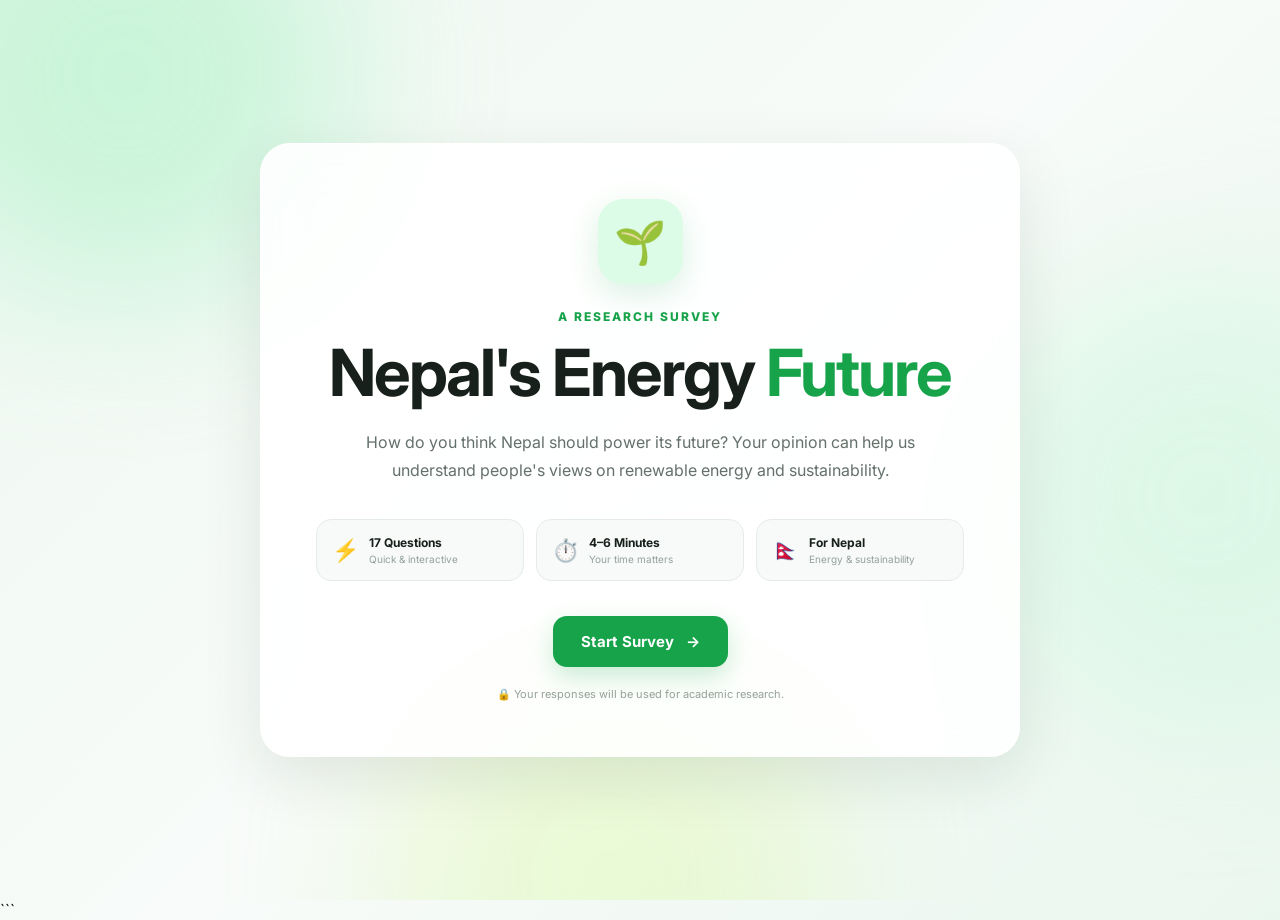
<file: index.html>
<!DOCTYPE html>
<html lang="en">
<head>
    <meta charset="UTF-8">

    <!-- Makes the website responsive on mobile -->
    <meta name="viewport" content="width=device-width, initial-scale=1.0">

    <title>Nepal's Energy Future | Survey</title>

    <!-- Google Font -->
    <link rel="preconnect" href="https://fonts.googleapis.com">
    <link rel="preconnect" href="https://fonts.gstatic.com" crossorigin>
    <link
        href="https://fonts.googleapis.com/css2?family=Inter:wght@400;500;600;700;800&display=swap"
        rel="stylesheet"
    >

    <!-- Our CSS -->
    <link rel="stylesheet" href="style.css">
</head>

<body>

    <!-- =========================
         BACKGROUND DECORATION
    ========================== -->

    <div class="background">
        <div class="blob blob-one"></div>
        <div class="blob blob-two"></div>
        <div class="blob blob-three"></div>
    </div>


    <!-- =========================
         MAIN APPLICATION
    ========================== -->

    <main class="survey-container">

        <!-- =========================
             WELCOME SCREEN
        ========================== -->

        <section id="welcome-screen" class="screen active">

            <div class="welcome-icon">
                🌱
            </div>

            <p class="small-label">
                A RESEARCH SURVEY
            </p>

            <h1>
                Nepal's Energy
                <span>Future</span>
            </h1>

            <p class="welcome-description">
                How do you think Nepal should power its future?
                Your opinion can help us understand people's views
                on renewable energy and sustainability.
            </p>

            <div class="survey-info">

                <div class="info-item">
                    <span>⚡</span>
                    <div>
                        <strong>17 Questions</strong>
                        <small>Quick & interactive</small>
                    </div>
                </div>

                <div class="info-item">
                    <span>⏱️</span>
                    <div>
                        <strong>4–6 Minutes</strong>
                        <small>Your time matters</small>
                    </div>
                </div>

                <div class="info-item">
                    <span>🇳🇵</span>
                    <div>
                        <strong>For Nepal</strong>
                        <small>Energy & sustainability</small>
                    </div>
                </div>

            </div>

            <button id="start-btn" class="primary-btn">
                Start Survey
                <span>→</span>
            </button>

            <p class="privacy-note">
                🔒 Your responses will be used for academic research.
            </p>

        </section>


        <!-- =========================
             QUESTION SCREEN
        ========================== -->

        <section id="question-screen" class="screen">

            <!-- Progress -->
            <div class="progress-section">

                <div class="progress-top">
                    <span id="section-name">
                        About You
                    </span>

                    <span id="question-counter">
                        1 / 32
                    </span>
                </div>

                <div class="progress-bar">
                    <div id="progress-fill"></div>
                </div>

            </div>


            <!-- Question -->
            <div class="question-card">

                <p id="question-number">
                    QUESTION 01
                </p>

                <h2 id="question-text">
                    What is your age group?
                </h2>

                <!-- Options will be inserted here by JavaScript -->
                <div id="options-container"></div>

            </div>


            <!-- Navigation -->

            <div class="navigation">

                <button id="back-btn" class="secondary-btn">
                    ← Back
                </button>

                <button id="next-btn" class="primary-btn">
                    Next
                    <span>→</span>
                </button>

            </div>

        </section>


        <!-- =========================
             THANK YOU SCREEN
        ========================== -->

        <section id="thank-you-screen" class="screen">

            <div class="success-icon">
                ✓
            </div>

            <p class="small-label">
                SURVEY COMPLETED
            </p>

            <h1>
                Thank <span>You!</span>
            </h1>

            <p class="welcome-description">
                Your response has been recorded successfully.
                Thank you for contributing to our research on
                Nepal's renewable energy future.
            </p>

            <div class="thank-you-message">
                🌱 Every response helps us understand
                Nepal's energy future better.
            </div>

            <button id="restart-btn" class="secondary-btn">
                Take Survey Again
            </button>

        </section>

    </main>


    <!-- =========================
         JAVASCRIPT
    ========================== -->

    <script src="script.js"></script>

</body>
</html>
```
</file>
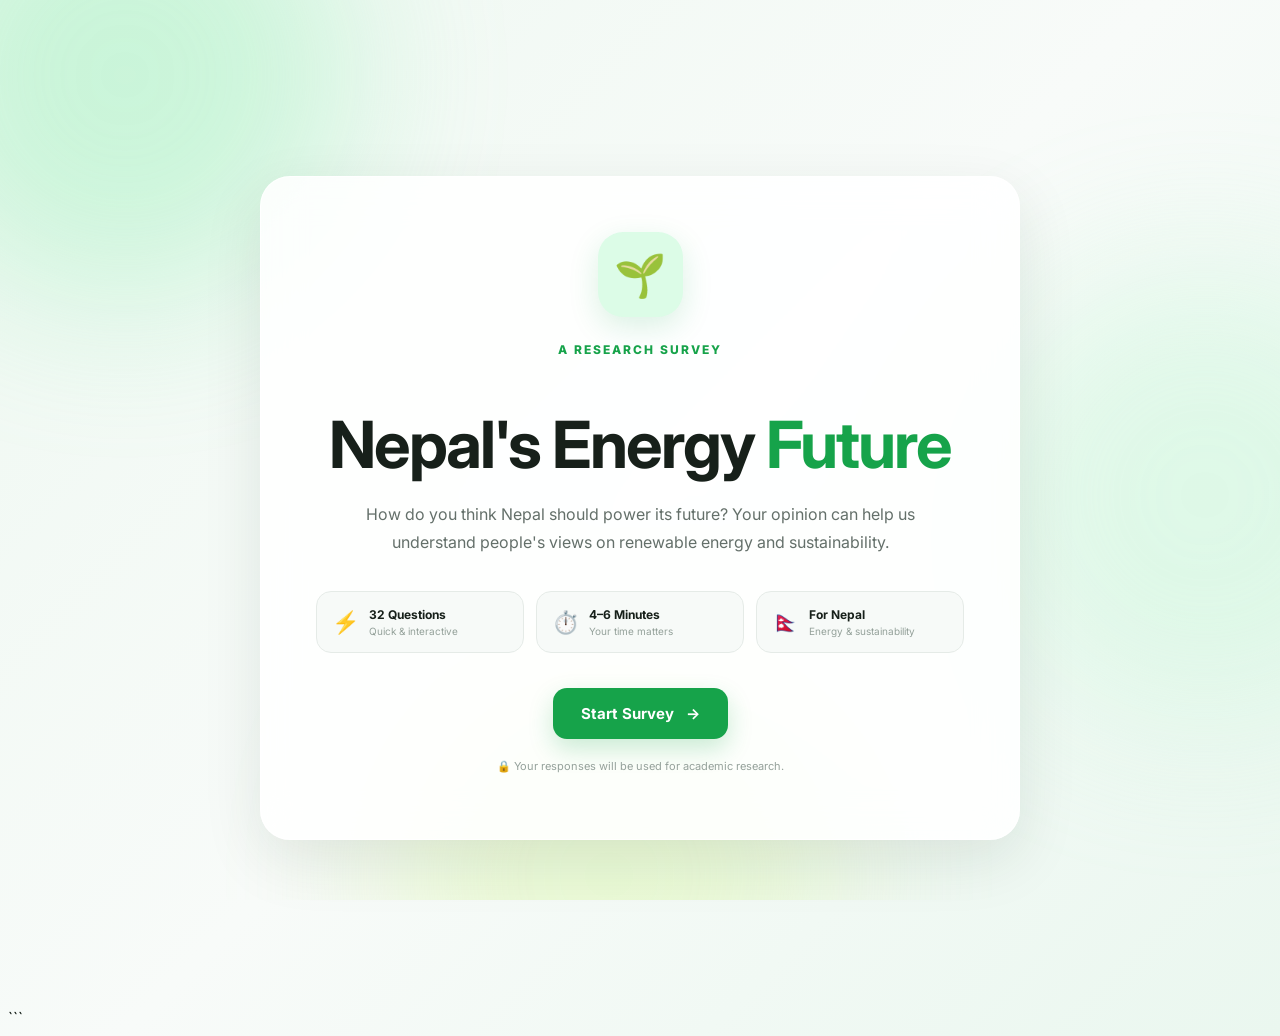
<file: frontend/index.html>
<!DOCTYPE html>
<html lang="en">
<head>
    <meta charset="UTF-8">

    <!-- Makes the website responsive on mobile -->
    <meta name="viewport" content="width=device-width, initial-scale=1.0">

    <title>Nepal's Energy Future | Survey</title>

    <!-- Google Font -->
    <link rel="preconnect" href="https://fonts.googleapis.com">
    <link rel="preconnect" href="https://fonts.gstatic.com" crossorigin>
    <link
        href="https://fonts.googleapis.com/css2?family=Inter:wght@400;500;600;700;800&display=swap"
        rel="stylesheet"
    >

    <!-- Our CSS -->
    <link rel="stylesheet" href="style.css">
</head>

<body>

    <!-- =========================
         BACKGROUND DECORATION
    ========================== -->

    <div class="background">
        <div class="blob blob-one"></div>
        <div class="blob blob-two"></div>
        <div class="blob blob-three"></div>
    </div>


    <!-- =========================
         MAIN APPLICATION
    ========================== -->

    <main class="survey-container">

        <!-- =========================
             WELCOME SCREEN
        ========================== -->

        <section id="welcome-screen" class="screen active">

            <div class="welcome-icon">
                🌱
            </div>

            <p class="small-label">
                A RESEARCH SURVEY
            </p>

            <h1>
                Nepal's Energy
                <span>Future</span>
            </h1>

            <p class="welcome-description">
                How do you think Nepal should power its future?
                Your opinion can help us understand people's views
                on renewable energy and sustainability.
            </p>

            <div class="survey-info">

                <div class="info-item">
                    <span>⚡</span>
                    <div>
                        <strong>32 Questions</strong>
                        <small>Quick & interactive</small>
                    </div>
                </div>

                <div class="info-item">
                    <span>⏱️</span>
                    <div>
                        <strong>4–6 Minutes</strong>
                        <small>Your time matters</small>
                    </div>
                </div>

                <div class="info-item">
                    <span>🇳🇵</span>
                    <div>
                        <strong>For Nepal</strong>
                        <small>Energy & sustainability</small>
                    </div>
                </div>

            </div>

            <button id="start-btn" class="primary-btn">
                Start Survey
                <span>→</span>
            </button>

            <p class="privacy-note">
                🔒 Your responses will be used for academic research.
            </p>

        </section>


        <!-- =========================
             QUESTION SCREEN
        ========================== -->

        <section id="question-screen" class="screen">

            <!-- Progress -->
            <div class="progress-section">

                <div class="progress-top">
                    <span id="section-name">
                        About You
                    </span>

                    <span id="question-counter">
                        1 / 32
                    </span>
                </div>

                <div class="progress-bar">
                    <div id="progress-fill"></div>
                </div>

            </div>


            <!-- Question -->
            <div class="question-card">

                <p id="question-number">
                    QUESTION 01
                </p>

                <h2 id="question-text">
                    What is your age group?
                </h2>

                <!-- Options will be inserted here by JavaScript -->
                <div id="options-container"></div>

            </div>


            <!-- Navigation -->

            <div class="navigation">

                <button id="back-btn" class="secondary-btn">
                    ← Back
                </button>

                <button id="next-btn" class="primary-btn">
                    Next
                    <span>→</span>
                </button>

            </div>

        </section>


        <!-- =========================
             THANK YOU SCREEN
        ========================== -->

        <section id="thank-you-screen" class="screen">

            <div class="success-icon">
                ✓
            </div>

            <p class="small-label">
                SURVEY COMPLETED
            </p>

            <h1>
                Thank <span>You!</span>
            </h1>

            <p class="welcome-description">
                Your response has been recorded successfully.
                Thank you for contributing to our research on
                Nepal's renewable energy future.
            </p>

            <div class="thank-you-message">
                🌱 Every response helps us understand
                Nepal's energy future better.
            </div>

            <button id="restart-btn" class="secondary-btn">
                Take Survey Again
            </button>

        </section>

    </main>


    <!-- =========================
         JAVASCRIPT
    ========================== -->

    <script src="script.js"></script>

</body>
</html>
```
</file>
<file: style.css>
/* =========================================
   GLOBAL RESET
========================================= */

* {
    margin: 0;
    padding: 0;
    box-sizing: border-box;
}

:root {
    --primary: #16a34a;
    --primary-dark: #15803d;
    --primary-light: #dcfce7;

    --text-dark: #17201a;
    --text-medium: #64706a;
    --text-light: #94a19a;

    --white: #ffffff;
    --background: #f4f8f5;

    --border: #e5ebe7;

    --shadow:
        0 20px 60px rgba(20, 50, 30, 0.10);
}

html {
    scroll-behavior: smooth;
}

body {
    min-height: 100vh;

    font-family: "Inter", sans-serif;

    color: var(--text-dark);

    background:
        linear-gradient(
            135deg,
            #eef8f1 0%,
            #f8fbf9 50%,
            #eaf7ef 100%
        );

    overflow-x: hidden;
}


/* =========================================
   BACKGROUND
========================================= */

.background {
    position: fixed;

    inset: 0;

    overflow: hidden;

    pointer-events: none;

    z-index: -1;
}

.blob {
    position: absolute;

    width: 450px;
    height: 450px;

    border-radius: 50%;

    filter: blur(80px);

    opacity: 0.35;

    animation: floating 10s ease-in-out infinite;
}

.blob-one {
    background: #86efac;

    top: -150px;
    left: -100px;
}

.blob-two {
    background: #bbf7d0;

    right: -150px;
    top: 30%;

    animation-delay: 2s;
}

.blob-three {
    background: #d9f99d;

    bottom: -200px;
    left: 30%;

    animation-delay: 4s;
}

@keyframes floating {

    0%,
    100% {
        transform: translate(0, 0);
    }

    50% {
        transform: translate(30px, -30px);
    }
}


/* =========================================
   MAIN CONTAINER
========================================= */

.survey-container {

    width: min(760px, 92%);

    min-height: 100vh;

    margin: auto;

    display: flex;

    align-items: center;

    justify-content: center;

    padding: 50px 0;
}


/* =========================================
   SCREEN
========================================= */

.screen {

    width: 100%;

    background: rgba(255, 255, 255, 0.88);

    backdrop-filter: blur(20px);

    -webkit-backdrop-filter: blur(20px);

    border: 1px solid rgba(255, 255, 255, 0.8);

    border-radius: 30px;

    padding: 55px;

    box-shadow: var(--shadow);

    display: none;

    animation: screenEnter 0.5s ease;
}

.screen.active {
    display: block;
}

@keyframes screenEnter {

    from {
        opacity: 0;
        transform: translateY(20px) scale(0.98);
    }

    to {
        opacity: 1;
        transform: translateY(0) scale(1);
    }
}


/* =========================================
   WELCOME SCREEN
========================================= */

#welcome-screen {
    text-align: center;
}

.welcome-icon {

    width: 85px;
    height: 85px;

    margin: 0 auto 25px;

    display: flex;

    align-items: center;
    justify-content: center;

    border-radius: 25px;

    background: var(--primary-light);

    font-size: 42px;

    box-shadow:
        0 10px 30px rgba(22, 163, 74, 0.15);

    animation: iconFloat 3s ease-in-out infinite;
}

@keyframes iconFloat {

    0%,
    100% {
        transform: translateY(0);
    }

    50% {
        transform: translateY(-8px);
    }
}

.small-label {

    color: var(--primary);

    font-size: 12px;

    font-weight: 800;

    letter-spacing: 2px;

    margin-bottom: 15px;
}

h1 {

    font-size: clamp(42px, 7vw, 65px);

    line-height: 1.05;

    letter-spacing: -2px;

    margin-bottom: 22px;
}

h1 span {

    color: var(--primary);
}

.welcome-description {

    max-width: 560px;

    margin: auto;

    color: var(--text-medium);

    font-size: 16px;

    line-height: 1.7;
}


/* =========================================
   SURVEY INFO
========================================= */

.survey-info {

    display: grid;

    grid-template-columns:
        repeat(3, 1fr);

    gap: 12px;

    margin: 35px 0;
}

.info-item {

    display: flex;

    align-items: center;

    gap: 10px;

    padding: 15px;

    text-align: left;

    border-radius: 15px;

    background: #f7faf8;

    border: 1px solid var(--border);
}

.info-item > span {

    font-size: 22px;
}

.info-item strong {

    display: block;

    font-size: 12px;
}

.info-item small {

    display: block;

    color: var(--text-light);

    font-size: 10px;

    margin-top: 3px;
}


/* =========================================
   BUTTONS
========================================= */

button {

    font-family: inherit;

    cursor: pointer;

    border: none;
}

.primary-btn {

    display: inline-flex;

    align-items: center;

    justify-content: center;

    gap: 12px;

    padding: 16px 28px;

    min-width: 150px;

    color: white;

    background: var(--primary);

    border-radius: 14px;

    font-size: 15px;

    font-weight: 700;

    box-shadow:
        0 10px 25px rgba(22, 163, 74, 0.22);

    transition:
        transform 0.2s ease,
        background 0.2s ease,
        box-shadow 0.2s ease;
}

.primary-btn:hover {

    background: var(--primary-dark);

    transform: translateY(-2px);

    box-shadow:
        0 15px 30px rgba(22, 163, 74, 0.28);
}

.primary-btn:active {

    transform: translateY(0) scale(0.98);
}

.secondary-btn {

    padding: 15px 22px;

    background: #f4f7f5;

    color: var(--text-dark);

    border: 1px solid var(--border);

    border-radius: 14px;

    font-weight: 600;

    transition: 0.2s ease;
}

.secondary-btn:hover {

    background: #eaf0ec;

    transform: translateY(-2px);
}

.privacy-note {

    margin-top: 20px;

    color: var(--text-light);

    font-size: 11px;
}


/* =========================================
   PROGRESS SECTION
========================================= */

.progress-section {

    margin-bottom: 40px;
}

.progress-top {

    display: flex;

    justify-content: space-between;

    align-items: center;

    margin-bottom: 10px;
}

#section-name {

    color: var(--primary);

    font-size: 12px;

    font-weight: 800;

    text-transform: uppercase;

    letter-spacing: 1px;
}

#question-counter {

    color: var(--text-light);

    font-size: 12px;

    font-weight: 600;
}

.progress-bar {

    width: 100%;

    height: 7px;

    overflow: hidden;

    border-radius: 20px;

    background: #e8eee9;
}

#progress-fill {

    width: 3.1%;

    height: 100%;

    border-radius: inherit;

    background:
        linear-gradient(
            90deg,
            #16a34a,
            #4ade80
        );

    transition: width 0.5s ease;
}


/* =========================================
   QUESTION CARD
========================================= */

.question-card {

    min-height: 380px;

    display: flex;

    flex-direction: column;

    justify-content: center;
}

#question-number {

    margin-bottom: 15px;

    color: var(--text-light);

    font-size: 11px;

    font-weight: 800;

    letter-spacing: 2px;
}

#question-text {

    max-width: 650px;

    margin-bottom: 30px;

    font-size: clamp(25px, 4vw, 36px);

    line-height: 1.25;

    letter-spacing: -1px;
}


/* =========================================
   ANSWER OPTIONS
========================================= */

#options-container {

    display: flex;

    flex-direction: column;

    gap: 12px;
}

.option {

    position: relative;

    width: 100%;

    padding: 17px 20px;

    display: flex;

    align-items: center;

    gap: 14px;

    text-align: left;

    background: white;

    border: 1.5px solid var(--border);

    border-radius: 15px;

    color: var(--text-dark);

    font-size: 14px;

    transition:
        border 0.2s ease,
        background 0.2s ease,
        transform 0.2s ease,
        box-shadow 0.2s ease;
}

.option:hover {

    border-color: #86efac;

    background: #fafffb;

    transform: translateX(4px);
}

.option.selected {

    border-color: var(--primary);

    background: #f0fdf4;

    box-shadow:
        0 5px 20px rgba(22, 163, 74, 0.10);
}

.option-circle {

    width: 21px;
    height: 21px;

    flex-shrink: 0;

    border: 2px solid #cbd5cf;

    border-radius: 50%;

    display: flex;

    align-items: center;
    justify-content: center;

    transition: 0.2s ease;
}

.option.selected .option-circle {

    border-color: var(--primary);

    background: var(--primary);
}

.option.selected .option-circle::after {

    content: "";

    width: 7px;
    height: 7px;

    border-radius: 50%;

    background: white;
}


/* =========================================
   NAVIGATION
========================================= */

.navigation {

    display: flex;

    justify-content: space-between;

    align-items: center;

    margin-top: 30px;

    padding-top: 25px;

    border-top: 1px solid var(--border);
}


/* =========================================
   THANK YOU SCREEN
========================================= */

#thank-you-screen {

    text-align: center;
}

.success-icon {

    width: 90px;
    height: 90px;

    margin: 0 auto 25px;

    display: flex;

    align-items: center;
    justify-content: center;

    border-radius: 50%;

    color: white;

    background: var(--primary);

    font-size: 42px;

    box-shadow:
        0 15px 35px rgba(22, 163, 74, 0.25);

    animation: successPop 0.6s ease;
}

@keyframes successPop {

    0% {
        transform: scale(0);
    }

    70% {
        transform: scale(1.1);
    }

    100% {
        transform: scale(1);
    }
}

.thank-you-message {

    max-width: 500px;

    margin: 30px auto;

    padding: 20px;

    border-radius: 16px;

    background: var(--primary-light);

    color: var(--primary-dark);

    font-size: 14px;

    line-height: 1.6;
}


/* =========================================
   DISABLED BUTTON
========================================= */

button:disabled {

    opacity: 0.45;

    cursor: not-allowed;

    transform: none !important;

    box-shadow: none;
}


/* =========================================
   MOBILE RESPONSIVE
========================================= */

@media (max-width: 650px) {

    .survey-container {

        width: 94%;

        padding: 20px 0;
    }

    .screen {

        padding: 30px 22px;

        border-radius: 22px;
    }

    h1 {

        font-size: 42px;

        letter-spacing: -1.5px;
    }

    .survey-info {

        grid-template-columns: 1fr;

        gap: 8px;
    }

    .info-item {

        padding: 12px;
    }

    .question-card {

        min-height: 430px;
    }

    #question-text {

        font-size: 27px;
    }

    .navigation {

        gap: 10px;
    }

    .primary-btn,
    .secondary-btn {

        padding: 14px 18px;
    }

}


/* =========================================
   VERY SMALL SCREENS
========================================= */

@media (max-width: 380px) {

    .screen {

        padding: 25px 17px;
    }

    h1 {

        font-size: 36px;
    }

    #question-text {

        font-size: 24px;
    }

    .option {

        padding: 14px;
    }
}
</file>
<file: frontend/style.css>
```css
/* =========================================
   GLOBAL RESET
========================================= */

* {
    margin: 0;
    padding: 0;
    box-sizing: border-box;
}

:root {
    --primary: #16a34a;
    --primary-dark: #15803d;
    --primary-light: #dcfce7;

    --text-dark: #17201a;
    --text-medium: #64706a;
    --text-light: #94a19a;

    --white: #ffffff;
    --background: #f4f8f5;

    --border: #e5ebe7;

    --shadow:
        0 20px 60px rgba(20, 50, 30, 0.10);
}

html {
    scroll-behavior: smooth;
}

body {
    min-height: 100vh;

    font-family: "Inter", sans-serif;

    color: var(--text-dark);

    background:
        linear-gradient(
            135deg,
            #eef8f1 0%,
            #f8fbf9 50%,
            #eaf7ef 100%
        );

    overflow-x: hidden;
}


/* =========================================
   BACKGROUND
========================================= */

.background {
    position: fixed;

    inset: 0;

    overflow: hidden;

    pointer-events: none;

    z-index: -1;
}

.blob {
    position: absolute;

    width: 450px;
    height: 450px;

    border-radius: 50%;

    filter: blur(80px);

    opacity: 0.35;

    animation: floating 10s ease-in-out infinite;
}

.blob-one {
    background: #86efac;

    top: -150px;
    left: -100px;
}

.blob-two {
    background: #bbf7d0;

    right: -150px;
    top: 30%;

    animation-delay: 2s;
}

.blob-three {
    background: #d9f99d;

    bottom: -200px;
    left: 30%;

    animation-delay: 4s;
}

@keyframes floating {

    0%,
    100% {
        transform: translate(0, 0);
    }

    50% {
        transform: translate(30px, -30px);
    }
}


/* =========================================
   MAIN CONTAINER
========================================= */

.survey-container {

    width: min(760px, 92%);

    min-height: 100vh;

    margin: auto;

    display: flex;

    align-items: center;

    justify-content: center;

    padding: 50px 0;
}


/* =========================================
   SCREEN
========================================= */

.screen {

    width: 100%;

    background: rgba(255, 255, 255, 0.88);

    backdrop-filter: blur(20px);

    -webkit-backdrop-filter: blur(20px);

    border: 1px solid rgba(255, 255, 255, 0.8);

    border-radius: 30px;

    padding: 55px;

    box-shadow: var(--shadow);

    display: none;

    animation: screenEnter 0.5s ease;
}

.screen.active {
    display: block;
}

@keyframes screenEnter {

    from {
        opacity: 0;
        transform: translateY(20px) scale(0.98);
    }

    to {
        opacity: 1;
        transform: translateY(0) scale(1);
    }
}


/* =========================================
   WELCOME SCREEN
========================================= */

#welcome-screen {
    text-align: center;
}

.welcome-icon {

    width: 85px;
    height: 85px;

    margin: 0 auto 25px;

    display: flex;

    align-items: center;
    justify-content: center;

    border-radius: 25px;

    background: var(--primary-light);

    font-size: 42px;

    box-shadow:
        0 10px 30px rgba(22, 163, 74, 0.15);

    animation: iconFloat 3s ease-in-out infinite;
}

@keyframes iconFloat {

    0%,
    100% {
        transform: translateY(0);
    }

    50% {
        transform: translateY(-8px);
    }
}

.small-label {

    color: var(--primary);

    font-size: 12px;

    font-weight: 800;

    letter-spacing: 2px;

    margin-bottom: 15px;
}

h1 {

    font-size: clamp(42px, 7vw, 65px);

    line-height: 1.05;

    letter-spacing: -2px;

    margin-bottom: 22px;
}

h1 span {

    color: var(--primary);
}

.welcome-description {

    max-width: 560px;

    margin: auto;

    color: var(--text-medium);

    font-size: 16px;

    line-height: 1.7;
}


/* =========================================
   SURVEY INFO
========================================= */

.survey-info {

    display: grid;

    grid-template-columns:
        repeat(3, 1fr);

    gap: 12px;

    margin: 35px 0;
}

.info-item {

    display: flex;

    align-items: center;

    gap: 10px;

    padding: 15px;

    text-align: left;

    border-radius: 15px;

    background: #f7faf8;

    border: 1px solid var(--border);
}

.info-item > span {

    font-size: 22px;
}

.info-item strong {

    display: block;

    font-size: 12px;
}

.info-item small {

    display: block;

    color: var(--text-light);

    font-size: 10px;

    margin-top: 3px;
}


/* =========================================
   BUTTONS
========================================= */

button {

    font-family: inherit;

    cursor: pointer;

    border: none;
}

.primary-btn {

    display: inline-flex;

    align-items: center;

    justify-content: center;

    gap: 12px;

    padding: 16px 28px;

    min-width: 150px;

    color: white;

    background: var(--primary);

    border-radius: 14px;

    font-size: 15px;

    font-weight: 700;

    box-shadow:
        0 10px 25px rgba(22, 163, 74, 0.22);

    transition:
        transform 0.2s ease,
        background 0.2s ease,
        box-shadow 0.2s ease;
}

.primary-btn:hover {

    background: var(--primary-dark);

    transform: translateY(-2px);

    box-shadow:
        0 15px 30px rgba(22, 163, 74, 0.28);
}

.primary-btn:active {

    transform: translateY(0) scale(0.98);
}

.secondary-btn {

    padding: 15px 22px;

    background: #f4f7f5;

    color: var(--text-dark);

    border: 1px solid var(--border);

    border-radius: 14px;

    font-weight: 600;

    transition: 0.2s ease;
}

.secondary-btn:hover {

    background: #eaf0ec;

    transform: translateY(-2px);
}

.privacy-note {

    margin-top: 20px;

    color: var(--text-light);

    font-size: 11px;
}


/* =========================================
   PROGRESS SECTION
========================================= */

.progress-section {

    margin-bottom: 40px;
}

.progress-top {

    display: flex;

    justify-content: space-between;

    align-items: center;

    margin-bottom: 10px;
}

#section-name {

    color: var(--primary);

    font-size: 12px;

    font-weight: 800;

    text-transform: uppercase;

    letter-spacing: 1px;
}

#question-counter {

    color: var(--text-light);

    font-size: 12px;

    font-weight: 600;
}

.progress-bar {

    width: 100%;

    height: 7px;

    overflow: hidden;

    border-radius: 20px;

    background: #e8eee9;
}

#progress-fill {

    width: 3.1%;

    height: 100%;

    border-radius: inherit;

    background:
        linear-gradient(
            90deg,
            #16a34a,
            #4ade80
        );

    transition: width 0.5s ease;
}


/* =========================================
   QUESTION CARD
========================================= */

.question-card {

    min-height: 380px;

    display: flex;

    flex-direction: column;

    justify-content: center;
}

#question-number {

    margin-bottom: 15px;

    color: var(--text-light);

    font-size: 11px;

    font-weight: 800;

    letter-spacing: 2px;
}

#question-text {

    max-width: 650px;

    margin-bottom: 30px;

    font-size: clamp(25px, 4vw, 36px);

    line-height: 1.25;

    letter-spacing: -1px;
}


/* =========================================
   ANSWER OPTIONS
========================================= */

#options-container {

    display: flex;

    flex-direction: column;

    gap: 12px;
}

.option {

    position: relative;

    width: 100%;

    padding: 17px 20px;

    display: flex;

    align-items: center;

    gap: 14px;

    text-align: left;

    background: white;

    border: 1.5px solid var(--border);

    border-radius: 15px;

    color: var(--text-dark);

    font-size: 14px;

    transition:
        border 0.2s ease,
        background 0.2s ease,
        transform 0.2s ease,
        box-shadow 0.2s ease;
}

.option:hover {

    border-color: #86efac;

    background: #fafffb;

    transform: translateX(4px);
}

.option.selected {

    border-color: var(--primary);

    background: #f0fdf4;

    box-shadow:
        0 5px 20px rgba(22, 163, 74, 0.10);
}

.option-circle {

    width: 21px;
    height: 21px;

    flex-shrink: 0;

    border: 2px solid #cbd5cf;

    border-radius: 50%;

    display: flex;

    align-items: center;
    justify-content: center;

    transition: 0.2s ease;
}

.option.selected .option-circle {

    border-color: var(--primary);

    background: var(--primary);
}

.option.selected .option-circle::after {

    content: "";

    width: 7px;
    height: 7px;

    border-radius: 50%;

    background: white;
}


/* =========================================
   NAVIGATION
========================================= */

.navigation {

    display: flex;

    justify-content: space-between;

    align-items: center;

    margin-top: 30px;

    padding-top: 25px;

    border-top: 1px solid var(--border);
}


/* =========================================
   THANK YOU SCREEN
========================================= */

#thank-you-screen {

    text-align: center;
}

.success-icon {

    width: 90px;
    height: 90px;

    margin: 0 auto 25px;

    display: flex;

    align-items: center;
    justify-content: center;

    border-radius: 50%;

    color: white;

    background: var(--primary);

    font-size: 42px;

    box-shadow:
        0 15px 35px rgba(22, 163, 74, 0.25);

    animation: successPop 0.6s ease;
}

@keyframes successPop {

    0% {
        transform: scale(0);
    }

    70% {
        transform: scale(1.1);
    }

    100% {
        transform: scale(1);
    }
}

.thank-you-message {

    max-width: 500px;

    margin: 30px auto;

    padding: 20px;

    border-radius: 16px;

    background: var(--primary-light);

    color: var(--primary-dark);

    font-size: 14px;

    line-height: 1.6;
}


/* =========================================
   DISABLED BUTTON
========================================= */

button:disabled {

    opacity: 0.45;

    cursor: not-allowed;

    transform: none !important;

    box-shadow: none;
}


/* =========================================
   MOBILE RESPONSIVE
========================================= */

@media (max-width: 650px) {

    .survey-container {

        width: 94%;

        padding: 20px 0;
    }

    .screen {

        padding: 30px 22px;

        border-radius: 22px;
    }

    h1 {

        font-size: 42px;

        letter-spacing: -1.5px;
    }

    .survey-info {

        grid-template-columns: 1fr;

        gap: 8px;
    }

    .info-item {

        padding: 12px;
    }

    .question-card {

        min-height: 430px;
    }

    #question-text {

        font-size: 27px;
    }

    .navigation {

        gap: 10px;
    }

    .primary-btn,
    .secondary-btn {

        padding: 14px 18px;
    }

}


/* =========================================
   VERY SMALL SCREENS
========================================= */

@media (max-width: 380px) {

    .screen {

        padding: 25px 17px;
    }

    h1 {

        font-size: 36px;
    }

    #question-text {

        font-size: 24px;
    }

    .option {

        padding: 14px;
    }
}
</file>
